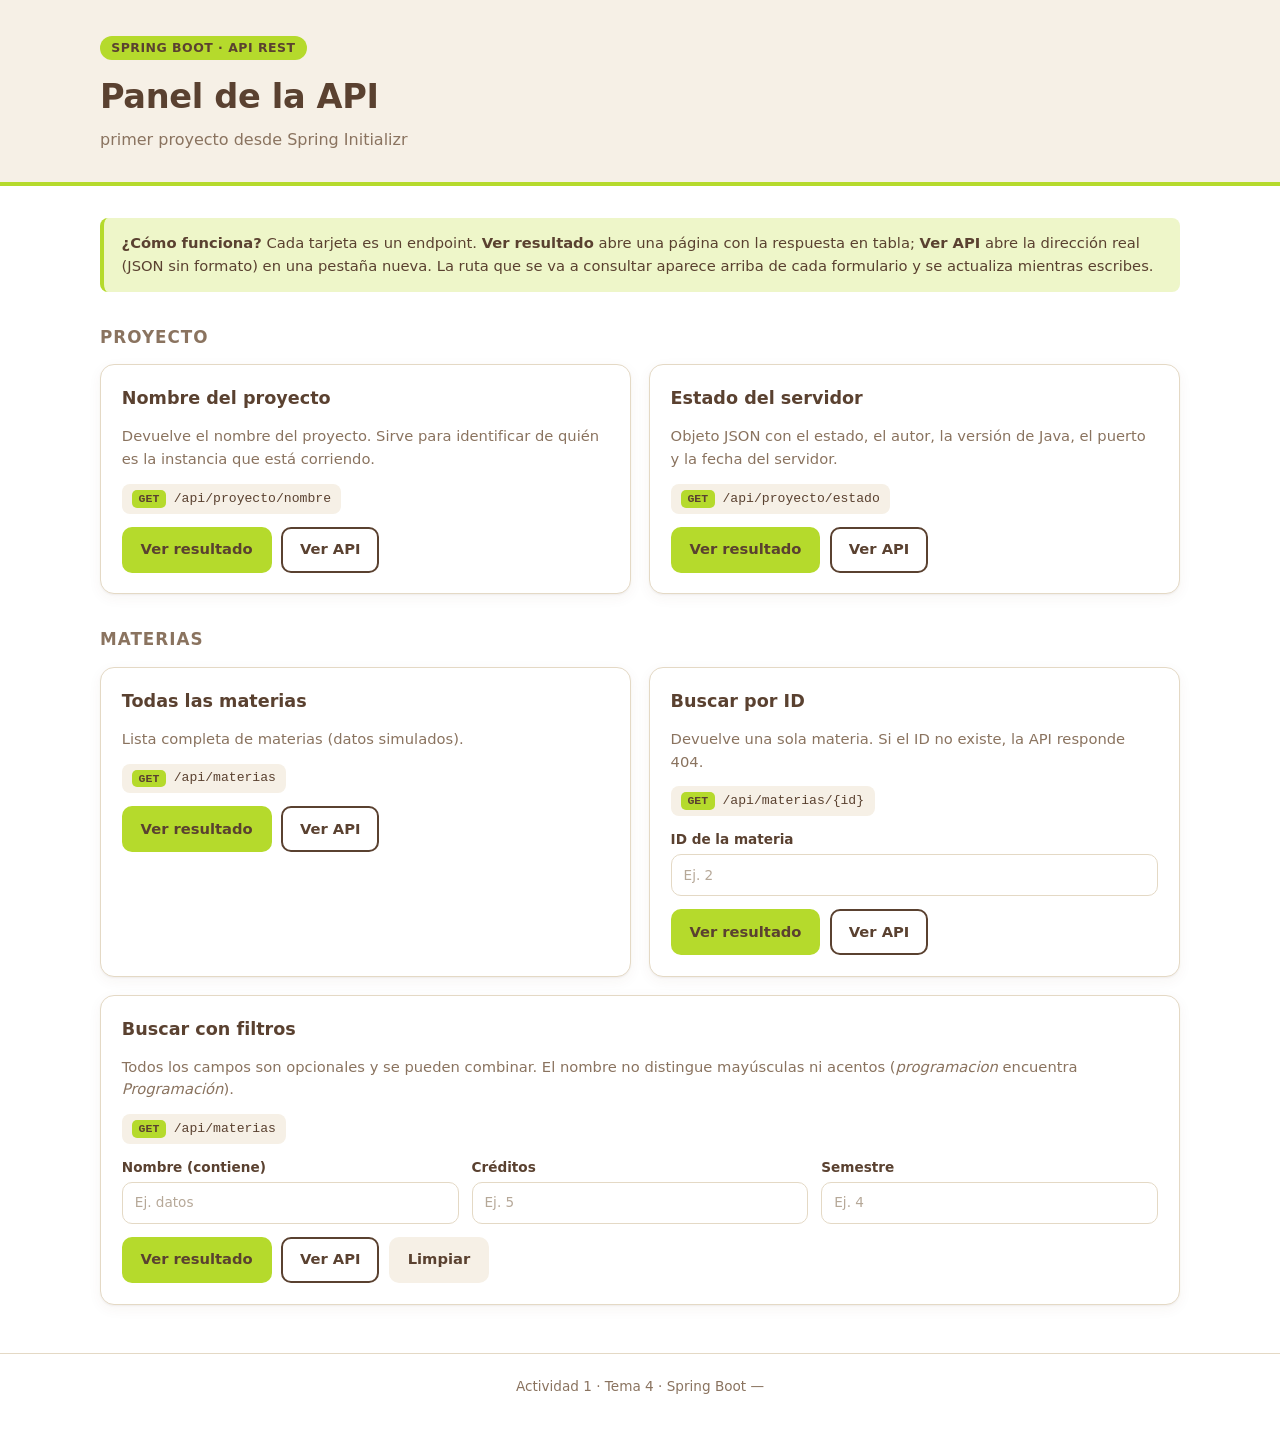
<file: src/main/resources/static/index.html>
<!DOCTYPE html>
<html lang="es">
<head>
  <meta charset="UTF-8">
  <meta name="viewport" content="width=device-width, initial-scale=1">
  <title>Panel de la API · act1-t4</title>
  <link rel="stylesheet" href="css/style.css">
</head>
<body>

  <header class="encabezado">
    <div class="contenedor">
      <span class="etiqueta">Spring Boot · API REST</span>
      <h1>Panel de la API</h1>
      <p> primer proyecto desde Spring Initializr </p>
    </div>
  </header>

  <main class="contenedor">

    <div class="nota">
      <strong>¿Cómo funciona?</strong> Cada tarjeta es un endpoint. <strong>Ver resultado</strong> abre una página
      con la respuesta en tabla; <strong>Ver API</strong> abre la dirección real (JSON sin formato) en una pestaña nueva.
      La ruta que se va a consultar aparece arriba de cada formulario y se actualiza mientras escribes.
    </div>

    <!-- ===================== PROYECTO ===================== -->
    <h2 class="seccion-titulo">Proyecto</h2>
    <div class="rejilla">

      <section class="tarjeta">
        <h2>Nombre del proyecto</h2>
        <p class="descripcion">Devuelve el nombre del proyecto. Sirve para identificar de quién es la instancia que está corriendo.</p>
        <span class="ruta mono"><b>GET</b><span data-ruta>/api/proyecto/nombre</span></span>
        <form data-ruta-base="/api/proyecto/nombre">
          <div class="acciones">
            <button type="submit" class="boton boton--principal" data-accion="resultado">Ver resultado</button>
            <button type="button" class="boton boton--secundario" data-accion="api">Ver API</button>
          </div>
        </form>
      </section>

      <section class="tarjeta">
        <h2>Estado del servidor</h2>
        <p class="descripcion">Objeto JSON con el estado, el autor, la versión de Java, el puerto y la fecha del servidor.</p>
        <span class="ruta mono"><b>GET</b><span data-ruta>/api/proyecto/estado</span></span>
        <form data-ruta-base="/api/proyecto/estado">
          <div class="acciones">
            <button type="submit" class="boton boton--principal" data-accion="resultado">Ver resultado</button>
            <button type="button" class="boton boton--secundario" data-accion="api">Ver API</button>
          </div>
        </form>
      </section>

    </div>

    <!-- ===================== MATERIAS ===================== -->
    <h2 class="seccion-titulo">Materias</h2>
    <div class="rejilla">

      <section class="tarjeta">
        <h2>Todas las materias</h2>
        <p class="descripcion">Lista completa de materias (datos simulados).</p>
        <span class="ruta mono"><b>GET</b><span data-ruta>/api/materias</span></span>
        <form data-ruta-base="/api/materias">
          <div class="acciones">
            <button type="submit" class="boton boton--principal" data-accion="resultado">Ver resultado</button>
            <button type="button" class="boton boton--secundario" data-accion="api">Ver API</button>
          </div>
        </form>
      </section>

      <section class="tarjeta">
        <h2>Buscar por ID</h2>
        <p class="descripcion">Devuelve una sola materia. Si el ID no existe, la API responde 404.</p>
        <span class="ruta mono"><b>GET</b><span data-ruta>/api/materias/{id}</span></span>
        <form data-ruta-base="/api/materias" data-ruta-id="id">
          <div class="campos">
            <label>ID de la materia
              <input type="number" name="id" min="1" step="1" placeholder="Ej. 2" required>
            </label>
          </div>
          <div class="acciones">
            <button type="submit" class="boton boton--principal" data-accion="resultado">Ver resultado</button>
            <button type="button" class="boton boton--secundario" data-accion="api">Ver API</button>
          </div>
        </form>
      </section>

      <section class="tarjeta tarjeta--ancha">
        <h2>Buscar con filtros</h2>
        <p class="descripcion">Todos los campos son opcionales y se pueden combinar. El nombre no distingue mayúsculas ni acentos
          (<em>programacion</em> encuentra <em>Programación</em>).</p>
        <span class="ruta mono"><b>GET</b><span data-ruta>/api/materias</span></span>
        <form data-ruta-base="/api/materias">
          <div class="campos">
            <label>Nombre (contiene)
              <input type="text" name="nombre" placeholder="Ej. datos" autocomplete="off">
            </label>
            <label>Créditos
              <input type="number" name="creditos" min="0" step="1" placeholder="Ej. 5">
            </label>
            <label>Semestre
              <input type="number" name="semestre" min="1" step="1" placeholder="Ej. 4">
            </label>
          </div>
          <div class="acciones">
            <button type="submit" class="boton boton--principal" data-accion="resultado">Ver resultado</button>
            <button type="button" class="boton boton--secundario" data-accion="api">Ver API</button>
            <button type="reset" class="boton boton--suave">Limpiar</button>
          </div>
        </form>
      </section>

    </div>

  </main>

  <footer class="pie">
    <div class="contenedor">Actividad 1 · Tema 4 · Spring Boot —</div>
  </footer>

  <script src="js/app.js"></script>
</body>
</html>
</file>
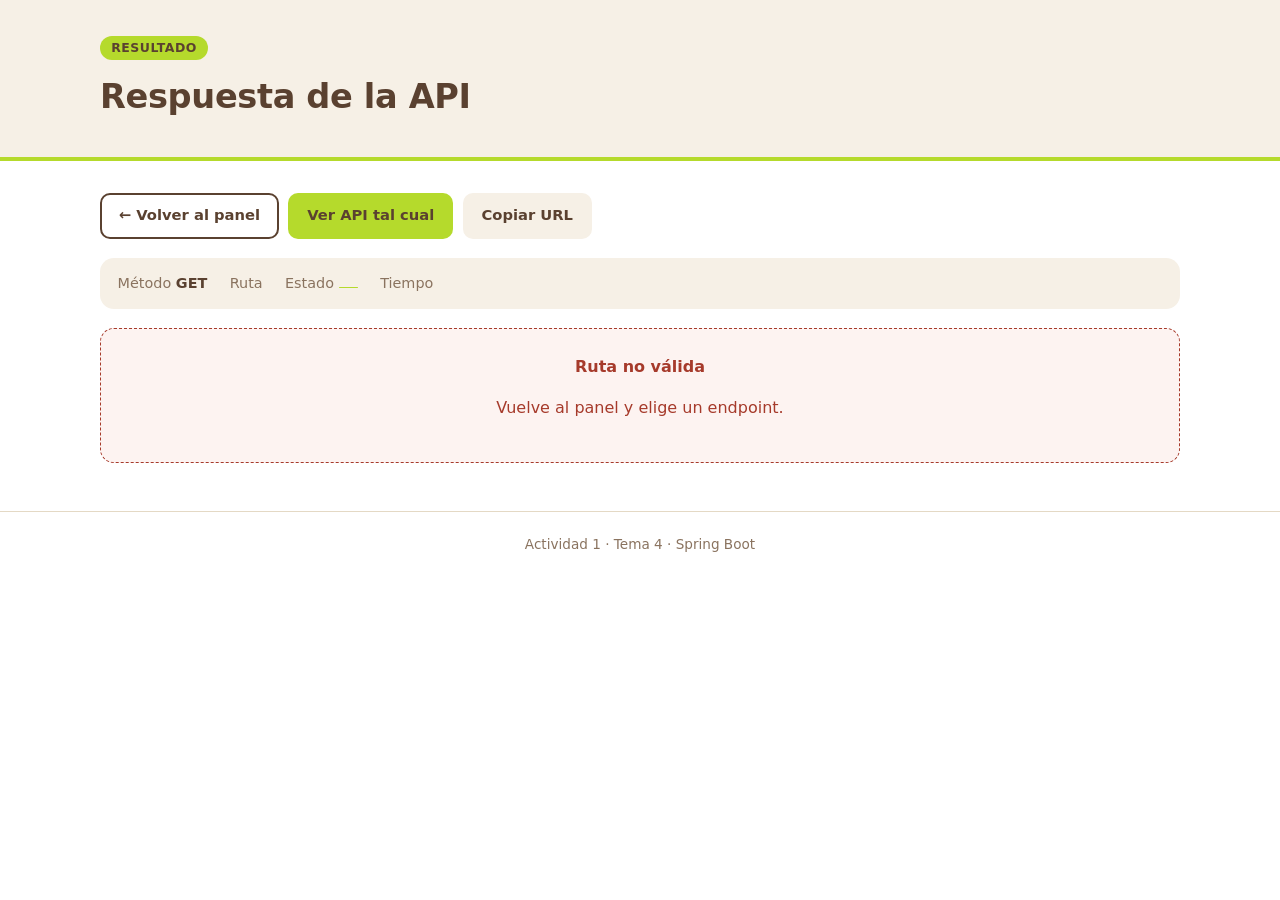
<file: src/main/resources/static/resultado.html>
<!DOCTYPE html>
<html lang="es">
<head>
  <meta charset="UTF-8">
  <meta name="viewport" content="width=device-width, initial-scale=1">
  <title>Resultado de la API · act1-t4</title>
  <link rel="stylesheet" href="css/style.css">
</head>
<body>

  <header class="encabezado">
    <div class="contenedor">
      <span class="etiqueta">Resultado</span>
      <h1>Respuesta de la API</h1>
    </div>
  </header>

  <main class="contenedor">

    <div class="barra">
      <a class="boton boton--secundario" href="index.html">← Volver al panel</a>
      <a class="boton boton--principal" id="btn-api" href="#" target="_blank" rel="noopener">Ver API tal cual</a>
      <button type="button" class="boton boton--suave" id="btn-copiar">Copiar URL</button>
    </div>

    <div class="resumen" id="resumen" hidden>
      <div><span>Método</span> <strong>GET</strong></div>
      <div><span>Ruta</span> <code id="r-ruta"></code></div>
      <div><span>Estado</span> <strong class="estado" id="r-estado"></strong></div>
      <div><span>Tiempo</span> <strong id="r-tiempo"></strong></div>
    </div>

    <div id="contenido"><p class="vacio">Cargando…</p></div>

    <details id="detalle-json" hidden>
      <summary>Ver JSON sin formato</summary>
      <pre id="json-crudo"></pre>
    </details>

  </main>

  <footer class="pie">
    <div class="contenedor">Actividad 1 · Tema 4 · Spring Boot</div>
  </footer>

  <script src="js/resultado.js"></script>
</body>
</html>
</file>
<file: src/main/resources/static/css/style.css>
/* ==========================================================================
   Estilo simple y minimalista
   Paleta: blanco · verde limón · café / beige
   ========================================================================== */

:root {
  --blanco: #ffffff;
  --beige: #f6f0e6;          /* fondos suaves */
  --beige-borde: #e4d9c5;    /* líneas y bordes */
  --cafe: #5a4130;           /* texto principal y botones secundarios */
  --cafe-claro: #8a735f;     /* texto secundario */
  --limon: #b5da2c;          /* acento principal */
  --limon-oscuro: #9cc116;   /* hover del acento */
  --limon-suave: #eef6c9;    /* fondos de acento */
  --error: #a63a2b;
  --radio: 14px;
  --sombra: 0 1px 2px rgba(90, 65, 48, .06), 0 4px 14px rgba(90, 65, 48, .05);
}

* { box-sizing: border-box; }

html { scroll-behavior: smooth; }

body {
  margin: 0;
  background: var(--blanco);
  color: var(--cafe);
  font-family: "Segoe UI", system-ui, -apple-system, "Helvetica Neue", Arial, sans-serif;
  line-height: 1.55;
}

code, pre, .mono {
  font-family: "Cascadia Code", Consolas, "SFMono-Regular", Menlo, monospace;
}

a { color: var(--cafe); }

/* ---------- Estructura ---------- */
.contenedor {
  width: min(1080px, 100% - 2rem);
  margin-inline: auto;
}

.encabezado {
  background: var(--beige);
  border-bottom: 4px solid var(--limon);
  padding: 2.2rem 0 1.8rem;
}

.encabezado h1 {
  margin: 0 0 .3rem;
  font-size: clamp(1.5rem, 3.5vw, 2.1rem);
  letter-spacing: -.01em;
}

.encabezado p {
  margin: 0;
  color: var(--cafe-claro);
  max-width: 62ch;
}

.etiqueta {
  display: inline-block;
  margin-bottom: .7rem;
  padding: .15rem .7rem;
  background: var(--limon);
  border-radius: 999px;
  font-size: .78rem;
  font-weight: 700;
  letter-spacing: .04em;
  text-transform: uppercase;
}

main { padding: 2rem 0 3rem; }

.seccion-titulo {
  margin: 2rem 0 .9rem;
  font-size: 1.05rem;
  text-transform: uppercase;
  letter-spacing: .06em;
  color: var(--cafe-claro);
}

.seccion-titulo:first-child { margin-top: 0; }

/* ---------- Tarjetas ---------- */
.rejilla {
  display: grid;
  gap: 1.1rem;
  grid-template-columns: repeat(2, minmax(0, 1fr));
}

@media (max-width: 700px) {
  .rejilla { grid-template-columns: minmax(0, 1fr); }
}

.tarjeta {
  background: var(--blanco);
  border: 1px solid var(--beige-borde);
  border-radius: var(--radio);
  padding: 1.25rem 1.3rem 1.3rem;
  box-shadow: var(--sombra);
  display: flex;
  flex-direction: column;
  gap: .8rem;
}

.tarjeta--ancha { grid-column: 1 / -1; }

.tarjeta h2 {
  margin: 0;
  font-size: 1.1rem;
}

.tarjeta .descripcion {
  margin: 0;
  color: var(--cafe-claro);
  font-size: .92rem;
}

.ruta {
  display: inline-flex;
  align-items: center;
  gap: .5rem;
  align-self: flex-start;
  max-width: 100%;
  padding: .3rem .65rem;
  background: var(--beige);
  border-radius: 8px;
  font-size: .82rem;
  overflow-wrap: anywhere;
}

.ruta b {
  background: var(--limon);
  border-radius: 5px;
  padding: 0 .4rem;
  font-size: .72rem;
}

/* ---------- Formularios ---------- */
form { display: flex; flex-direction: column; gap: .8rem; margin: 0; }

.campos {
  display: grid;
  gap: .8rem;
  grid-template-columns: repeat(auto-fit, minmax(150px, 1fr));
}

label {
  display: flex;
  flex-direction: column;
  gap: .25rem;
  font-size: .85rem;
  font-weight: 600;
}

input {
  width: 100%;
  padding: .6rem .75rem;
  border: 1px solid var(--beige-borde);
  border-radius: 10px;
  background: var(--blanco);
  color: var(--cafe);
  font: inherit;
  font-weight: 400;
}

input::placeholder { color: #b6a898; }

input:focus-visible,
.boton:focus-visible,
a:focus-visible {
  outline: 3px solid var(--limon);
  outline-offset: 2px;
}

input:focus { border-color: var(--limon-oscuro); }

/* ---------- Botones ---------- */
.acciones { display: flex; flex-wrap: wrap; gap: .6rem; margin-top: auto; }

.boton {
  display: inline-flex;
  align-items: center;
  justify-content: center;
  gap: .4rem;
  padding: .6rem 1.05rem;
  border: 2px solid transparent;
  border-radius: 10px;
  font: inherit;
  font-size: .92rem;
  font-weight: 700;
  text-decoration: none;
  cursor: pointer;
  transition: background-color .15s, border-color .15s, transform .05s;
}

.boton:active { transform: translateY(1px); }

.boton--principal {
  background: var(--limon);
  color: var(--cafe);
}
.boton--principal:hover { background: var(--limon-oscuro); }

.boton--secundario {
  background: var(--blanco);
  color: var(--cafe);
  border-color: var(--cafe);
}
.boton--secundario:hover { background: var(--beige); }

.boton--suave {
  background: var(--beige);
  color: var(--cafe);
}
.boton--suave:hover { background: var(--beige-borde); }

/* ---------- Mensajes ---------- */
.nota {
  padding: .9rem 1.1rem;
  background: var(--limon-suave);
  border-left: 4px solid var(--limon);
  border-radius: 8px;
  font-size: .92rem;
}

.nota code { background: var(--blanco); padding: .05rem .35rem; border-radius: 4px; }

/* ---------- Página de resultados ---------- */
.barra {
  display: flex;
  flex-wrap: wrap;
  gap: .6rem;
  align-items: center;
  margin-bottom: 1.2rem;
}

.resumen {
  display: flex;
  flex-wrap: wrap;
  gap: .5rem 1.4rem;
  padding: .9rem 1.1rem;
  background: var(--beige);
  border-radius: var(--radio);
  margin-bottom: 1.2rem;
  font-size: .9rem;
}

.resumen span { color: var(--cafe-claro); }

.estado {
  display: inline-block;
  padding: .05rem .6rem;
  border-radius: 999px;
  font-weight: 700;
  background: var(--limon);
}
.estado--error { background: var(--error); color: var(--blanco); }

.envoltura-tabla {
  overflow-x: auto;
  border: 1px solid var(--beige-borde);
  border-radius: var(--radio);
  box-shadow: var(--sombra);
}

table { width: 100%; border-collapse: collapse; background: var(--blanco); }

th, td { padding: .75rem 1rem; text-align: left; }

th {
  background: var(--beige);
  font-size: .8rem;
  text-transform: uppercase;
  letter-spacing: .05em;
  border-bottom: 2px solid var(--limon);
}

td { border-top: 1px solid var(--beige-borde); }

tbody tr:hover { background: var(--limon-suave); }

td.clave { width: 220px; font-weight: 700; background: var(--beige); }

.vacio, .error-caja {
  padding: 1.6rem;
  text-align: center;
  border: 1px dashed var(--beige-borde);
  border-radius: var(--radio);
  background: var(--beige);
}

.error-caja { border-color: var(--error); color: var(--error); background: #fdf3f1; }

pre {
  margin: 0;
  padding: 1rem 1.2rem;
  background: var(--beige);
  border: 1px solid var(--beige-borde);
  border-radius: var(--radio);
  overflow: auto;
  font-size: .88rem;
}

details { margin-top: 1.2rem; }
summary { cursor: pointer; font-weight: 700; padding: .4rem 0; }

.pie {
  padding: 1.4rem 0 2rem;
  border-top: 1px solid var(--beige-borde);
  color: var(--cafe-claro);
  font-size: .85rem;
  text-align: center;
}

@media (max-width: 520px) {
  .acciones .boton { flex: 1 1 100%; }
  td.clave { width: 120px; }
}

@media (prefers-reduced-motion: reduce) {
  * { transition: none !important; scroll-behavior: auto !important; }
}
</file>
